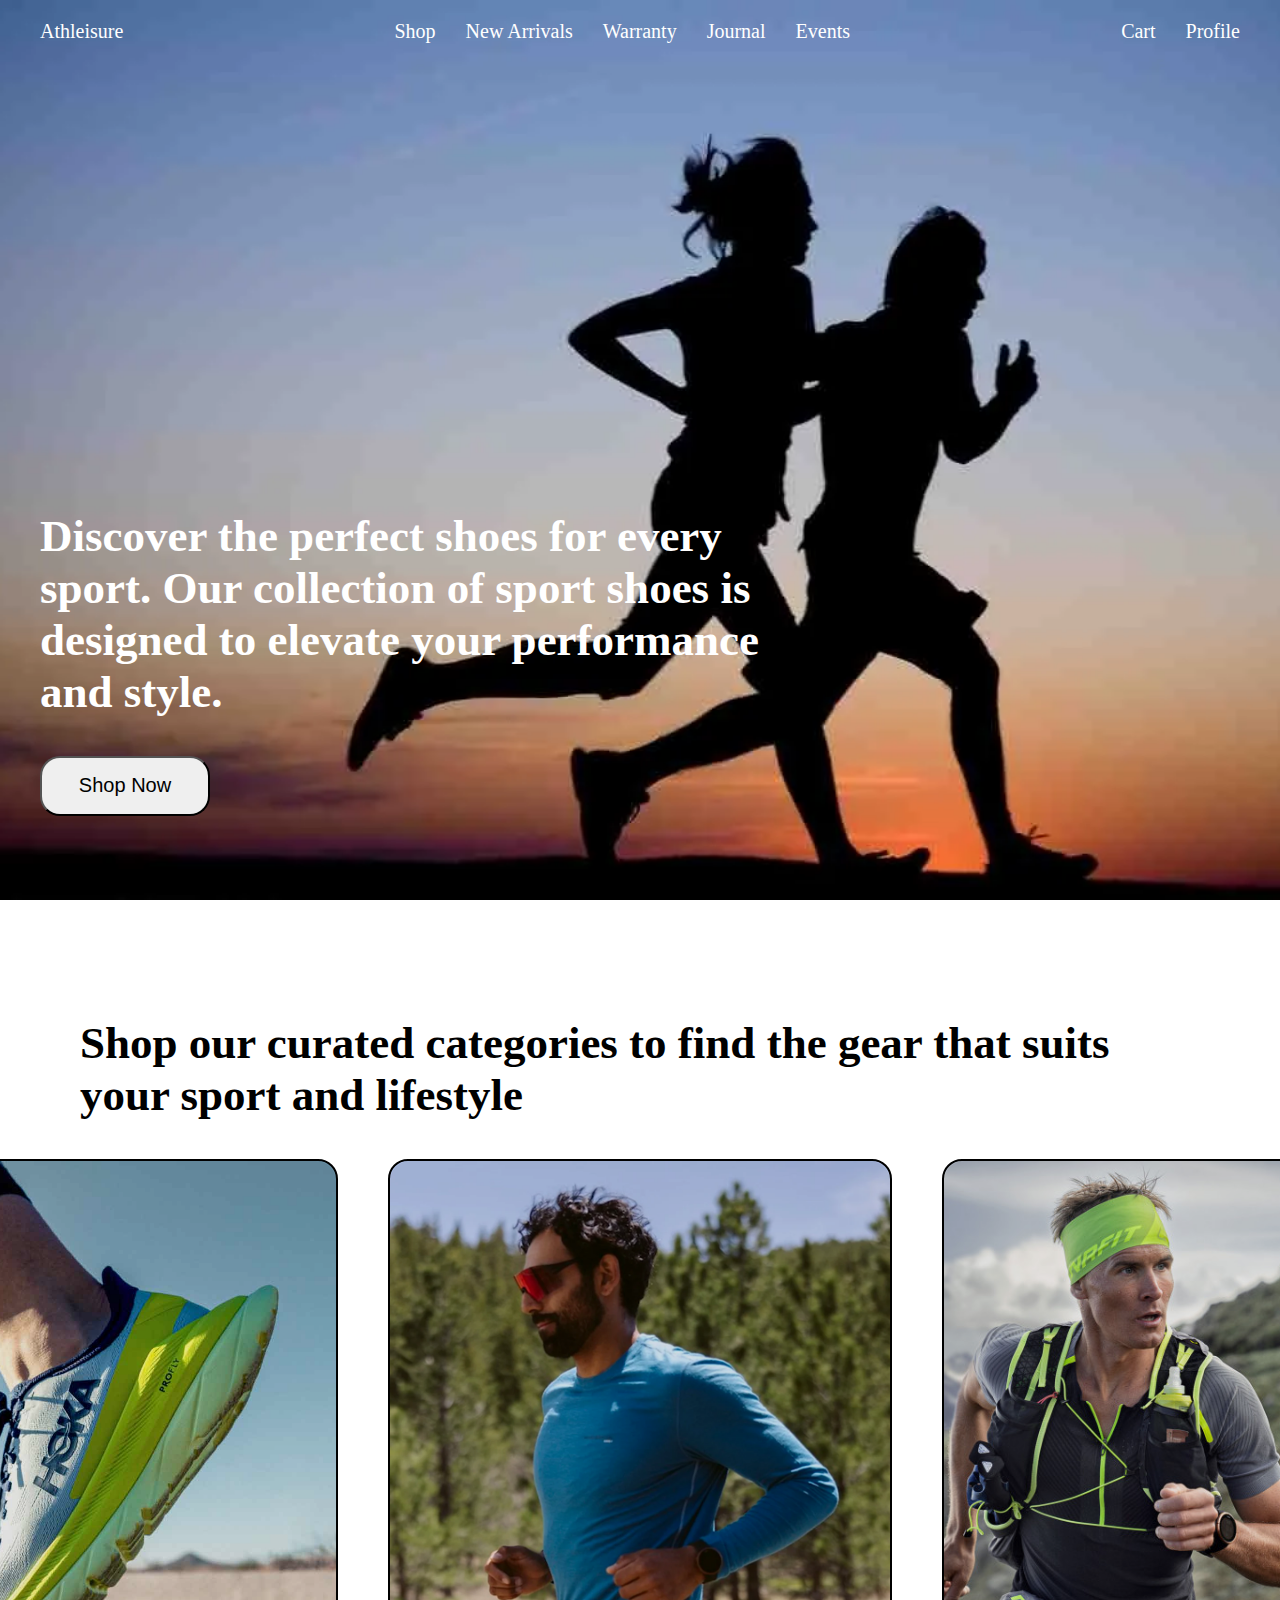
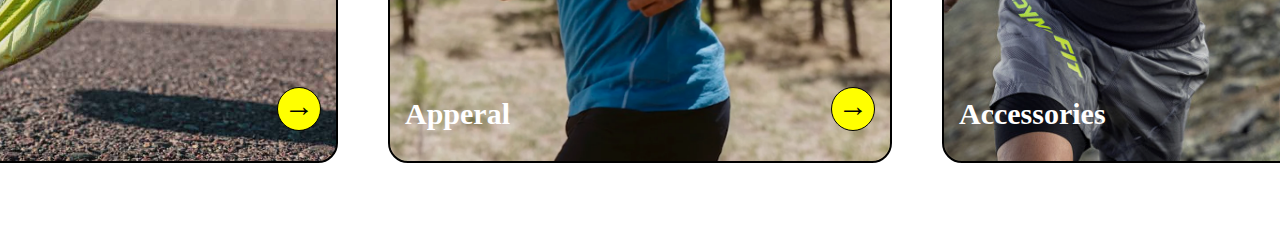
<file: index.html>
<!DOCTYPE html>
<html lang="en">
  <head>
    <meta charset="UTF-8" />
    <meta name="viewport" content="width=device-width, initial-scale=1.0" />
    <title>Document</title>
    <link rel="stylesheet" href="stylesheet.css" />
    <script src="app.js"></script>
  </head>
  <body>
    <div class="first-container">
      <div class="nav-and-top-text">
        <div class="top-nav">
          <ul>
            <li><a href="index.html">Athleisure</a></li>
          </ul>
          <ul>
            <li><a href="shop.html">Shop</a></li>
            <li><a href="#">New Arrivals</a></li>
            <li><a href="#">Warranty</a></li>
            <li><a href="#">Journal</a></li>
            <li><a href="#">Events</a></li>
          </ul>
          <ul>
            <li><a href="#">Cart</a></li>
            <li><a href="#">Profile</a></li>
          </ul>
        </div>
        <div class="top-text-and-button">
          <h2>
            Discover the perfect shoes for every sport. Our collection of sport
            shoes is designed to elevate your performance and style.
          </h2>
          <button id="shop-button">Shop Now</button>
        </div>
      </div>
    </div>

    <div class="second-container">
      <div class="top-second-container">
        <h2>
          Shop our curated categories to find the gear that suits your sport and
          lifestyle
        </h2>
      </div>
      <div class="category-select">
        <div class="shoe-apperal-access shoes">
          <div class="overlay"></div>
          <div id="cat-text-with-arrow-button">
            <h2>Shoes</h2>
            <button id="yellow-arrow-button">
              <a href="shoes.html"><span>&#8594;</span></a>
            </button>
          </div>
        </div>

        <div class="shoe-apperal-access apperal">
          <div class="overlay"></div>
          <div id="cat-text-with-arrow-button">
            <h2>Apperal</h2>
            <button id="yellow-arrow-button">
              <a href="apperal.html"><span>&#8594;</span></a>
            </button>
          </div>
        </div>
        <div class="shoe-apperal-access accessories">
          <div class="overlay"></div>
          <div id="cat-text-with-arrow-button">
            <h2>Accessories</h2>
            <button id="yellow-arrow-button">
              <a href="accessories.html"><span>&#8594;</span></a>
            </button>
          </div>
        </div>
      </div>
    </div>
  </body>
</html>
</file>
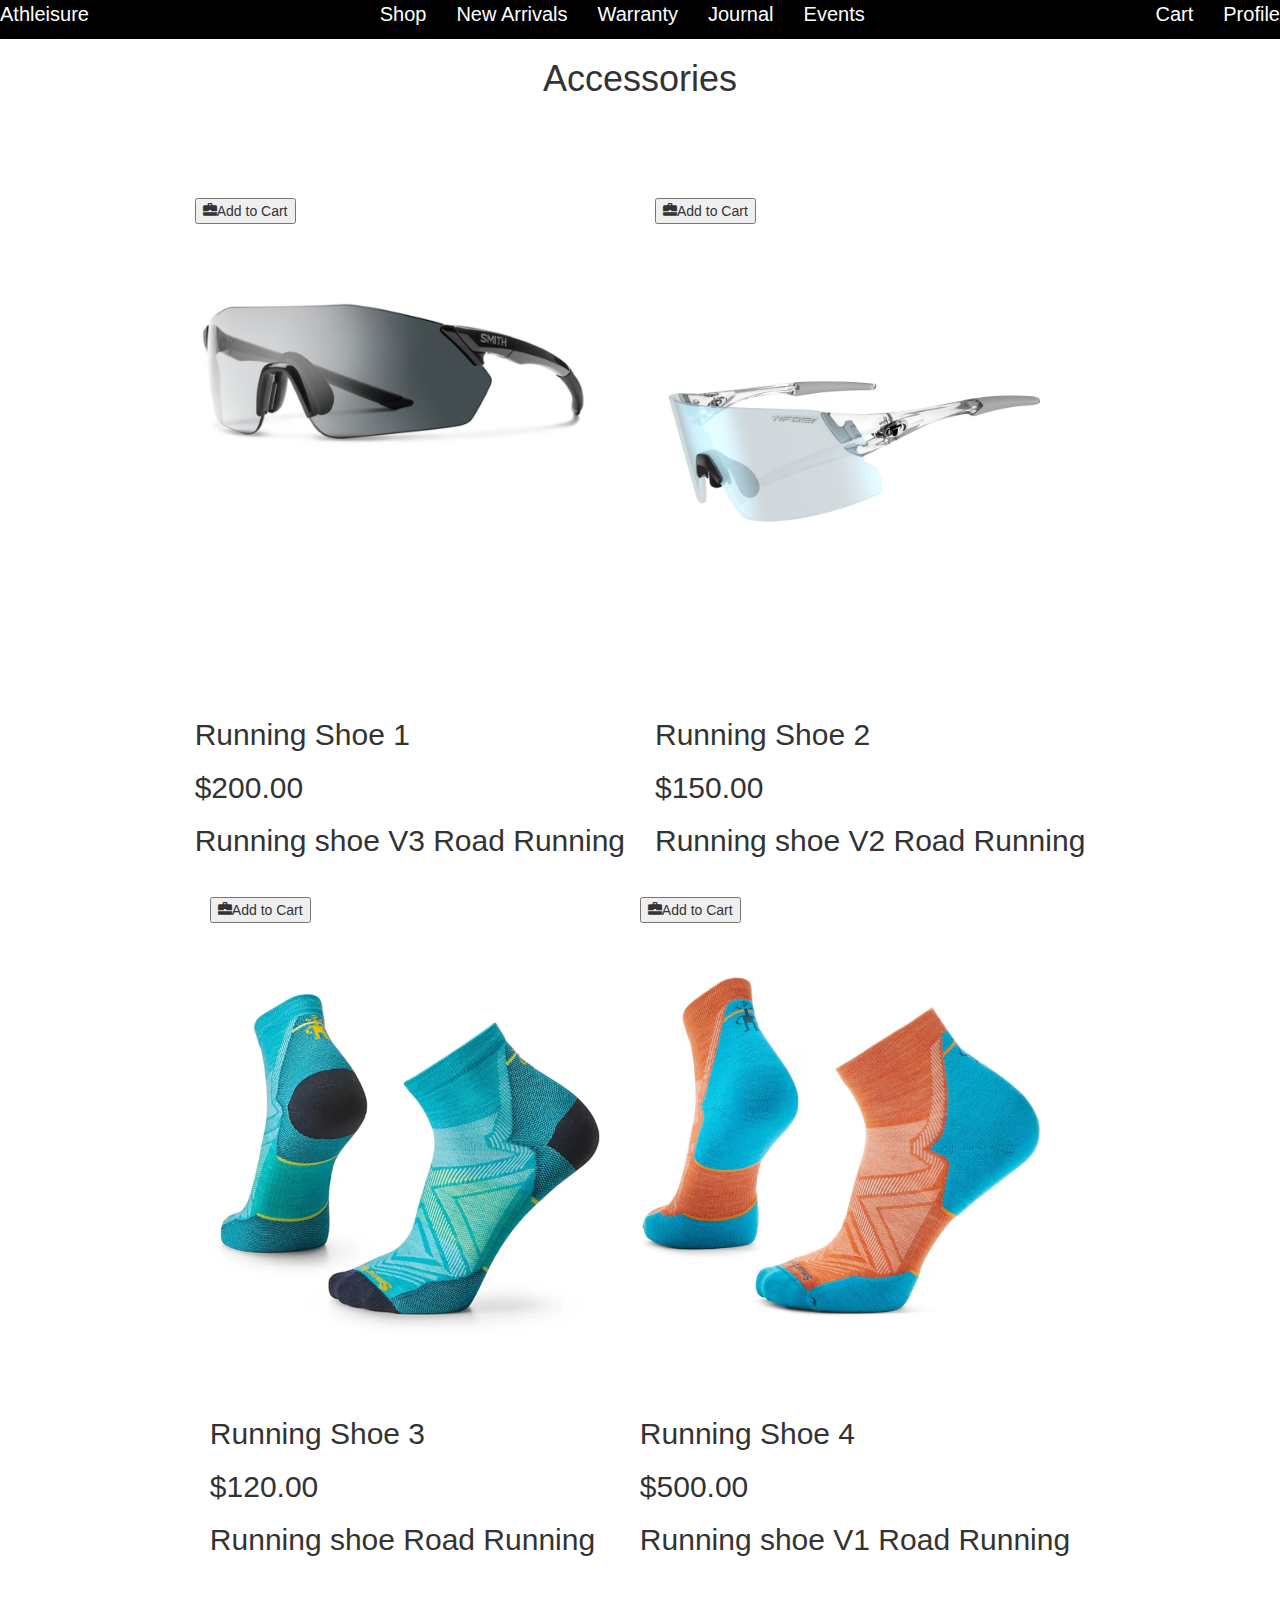
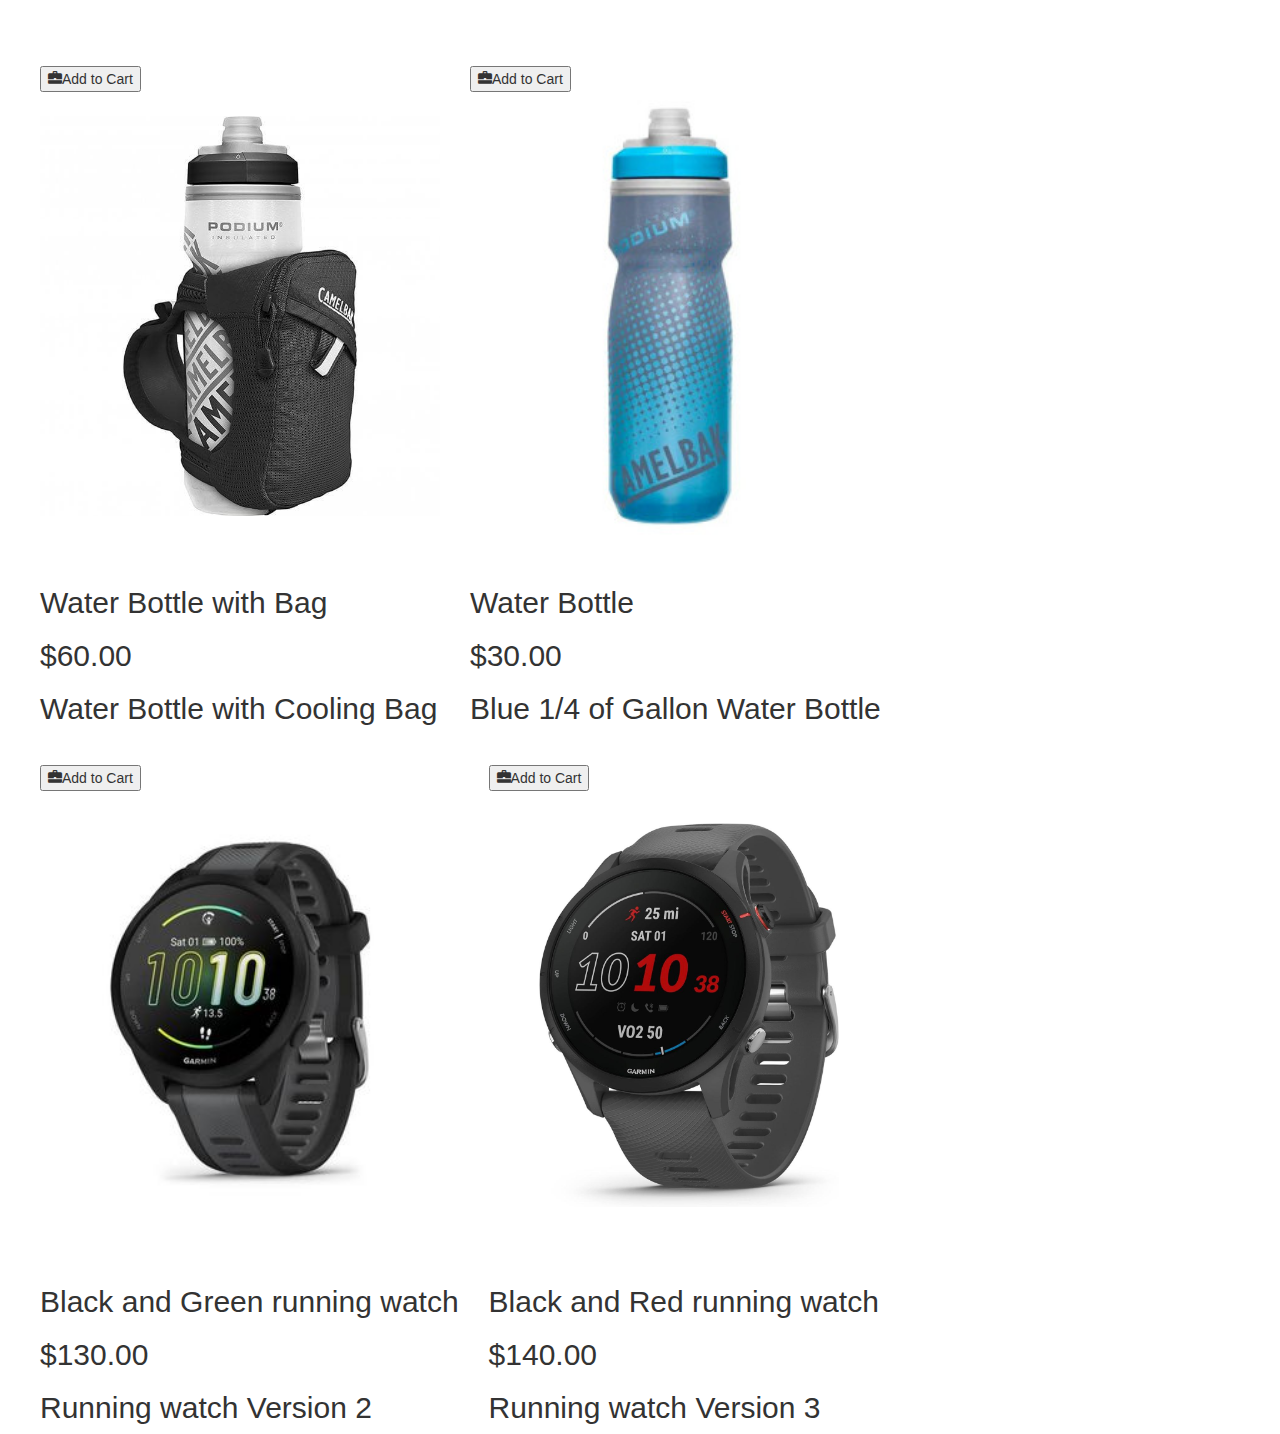
<file: accessories.html>
<!DOCTYPE html>
<html lang="en">
<head>
    <meta charset="UTF-8">
    <meta name="viewport" content="width=device-width, initial-scale=1.0">
    <title>Document</title>
    <link rel="stylesheet" href="accstyle.css">
    <link rel="stylesheet" href="https://maxcdn.bootstrapcdn.com/bootstrap/3.3.7/css/bootstrap.min.css">

</head>
<body>
    <div class="shoes-first-container">
        <div class="top-nav">
            <ul>
                <li><a href="home.html">Athleisure</a></li>
            </ul>
            <ul>
                <li><a href="shop.html">Shop</a></li>
                <li><a href="#">New Arrivals</a></li>
                <li><a href="#">Warranty</a></li>
                <li><a href="#">Journal</a></li>
                <li><a href="#">Events</a></li>
            </ul>
            <ul>
                <li><a href="#">Cart</a></li>
                <li><a href="#">Profile</a></li>
            </ul>
    </div>
        <h1>Accessories</h1>
    </div>
    <div class="feature-products">
        <div class="first-item">
            <div class="first-item-image-button">
                <button><span class="glyphicon glyphicon-briefcase"></span>Add to Cart</button>    
            </div>
           
            <div class="first-item-text">
                <h2>Running Shoe 1</h2>
                <h2>$200.00</h2>
                <h2>Running shoe V3 Road Running</h2>
            </div>
        </div> 

        <div class="second-item">
            <div class="second-item-image-button">
                <button><span class="glyphicon glyphicon-briefcase"></span>Add to Cart</button>    
            </div>
            <div class="second-item-text">
                <h2>Running Shoe 2</h2>
                <h2>$150.00</h2>
                <h2>Running shoe V2 Road Running</h2>
            </div>
        </div>

        <div class="third-item">
            <div class="third-item-image-button">
                <button><span class="glyphicon glyphicon-briefcase"></span>Add to Cart</button>    
            </div>
            <div class="third-item-text">
                <h2>Running Shoe 3</h2>
                <h2>$120.00</h2>
                <h2>Running shoe Road Running</h2>
            </div>
        </div> 

        <div class="fourth-item">
            <div class="fourth-item-image-button">
                <button><span class="glyphicon glyphicon-briefcase"></span>Add to Cart</button>    
            </div>
            <div class="fourth-item-text">
                <h2>Running Shoe 4</h2>
                <h2>$500.00</h2>
                <h2>Running shoe V1 Road Running</h2>
            </div>
        </div>
    </div>


        <div class="feature-product-two">


        <div class="fifth-item">
            <div class="fifth-item-image-button">
                <button><span class="glyphicon glyphicon-briefcase"></span>Add to Cart</button>    
            </div>
            <div class="fifth-item-text">
                <h2>Water Bottle with Bag</h2>
                <h2>$60.00</h2>
                <h2>Water Bottle with Cooling Bag</h2>
            </div>
        </div>

        <div class="sixth-item">
            <div class="sixth-item-image-button">
                <button><span class="glyphicon glyphicon-briefcase"></span>Add to Cart</button>    
            </div>
            <div class="sixth-item text">
                <h2>Water Bottle</h2>
                <h2>$30.00</h2>
                <h2>Blue 1/4 of Gallon Water Bottle</h2>
            </div>
        </div>

        <div class="seventh-item">
            <div class="seventh-item-image-button">
                <button><span class="glyphicon glyphicon-briefcase"></span>Add to Cart</button>    
            </div>
            <div class="seventh-item-text">
                <h2>Black and Green running watch</h2>
                <h2>$130.00</h2>
                <h2>Running watch Version 2</h2>
            </div>
        </div>

        <div class="eighth-item">
            <div class="eighth-item-image-button">
                <button><span class="glyphicon glyphicon-briefcase"></span>Add to Cart</button>    
            </div>
            <div class="eighth-item-text">
                <h2>Black and Red running watch</h2>
                <h2>$140.00</h2>
                <h2>Running watch Version 3</h2>
            </div>
        </div>
    </div>
</body>
</html>
</file>
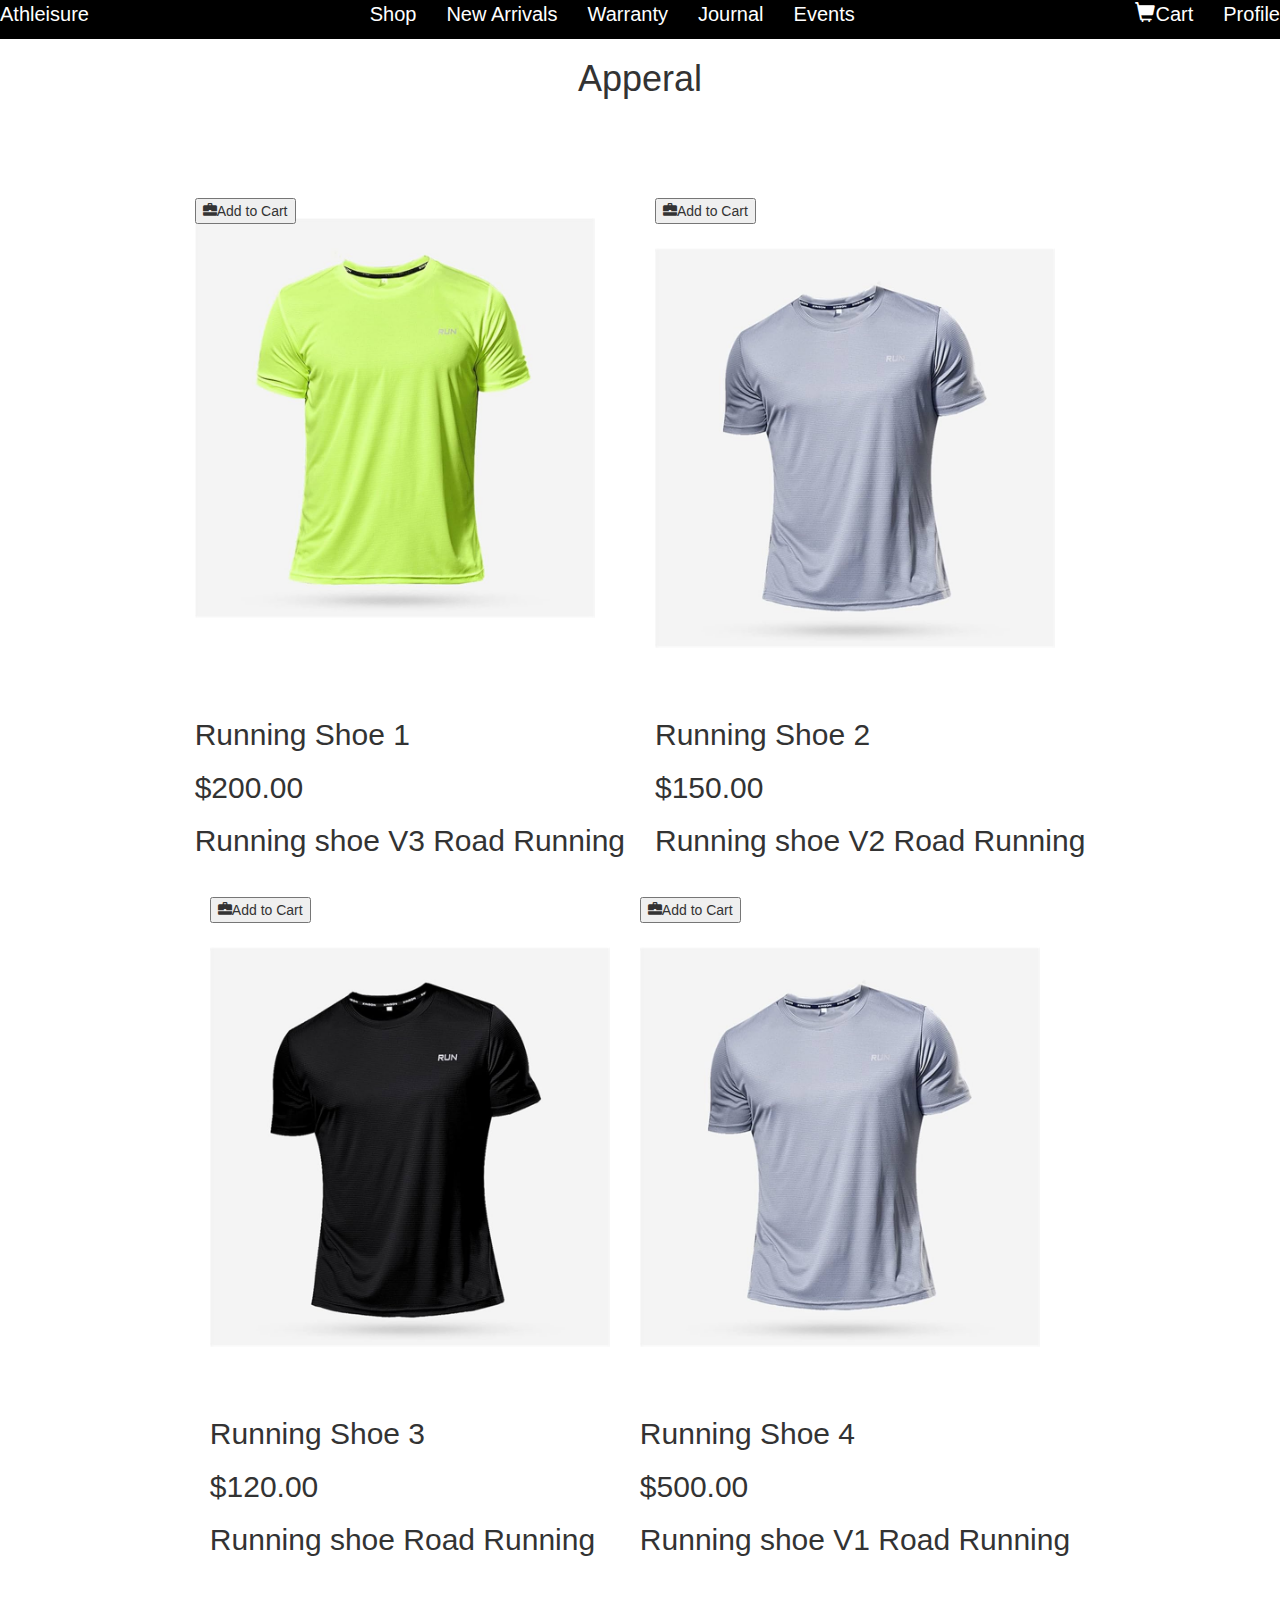
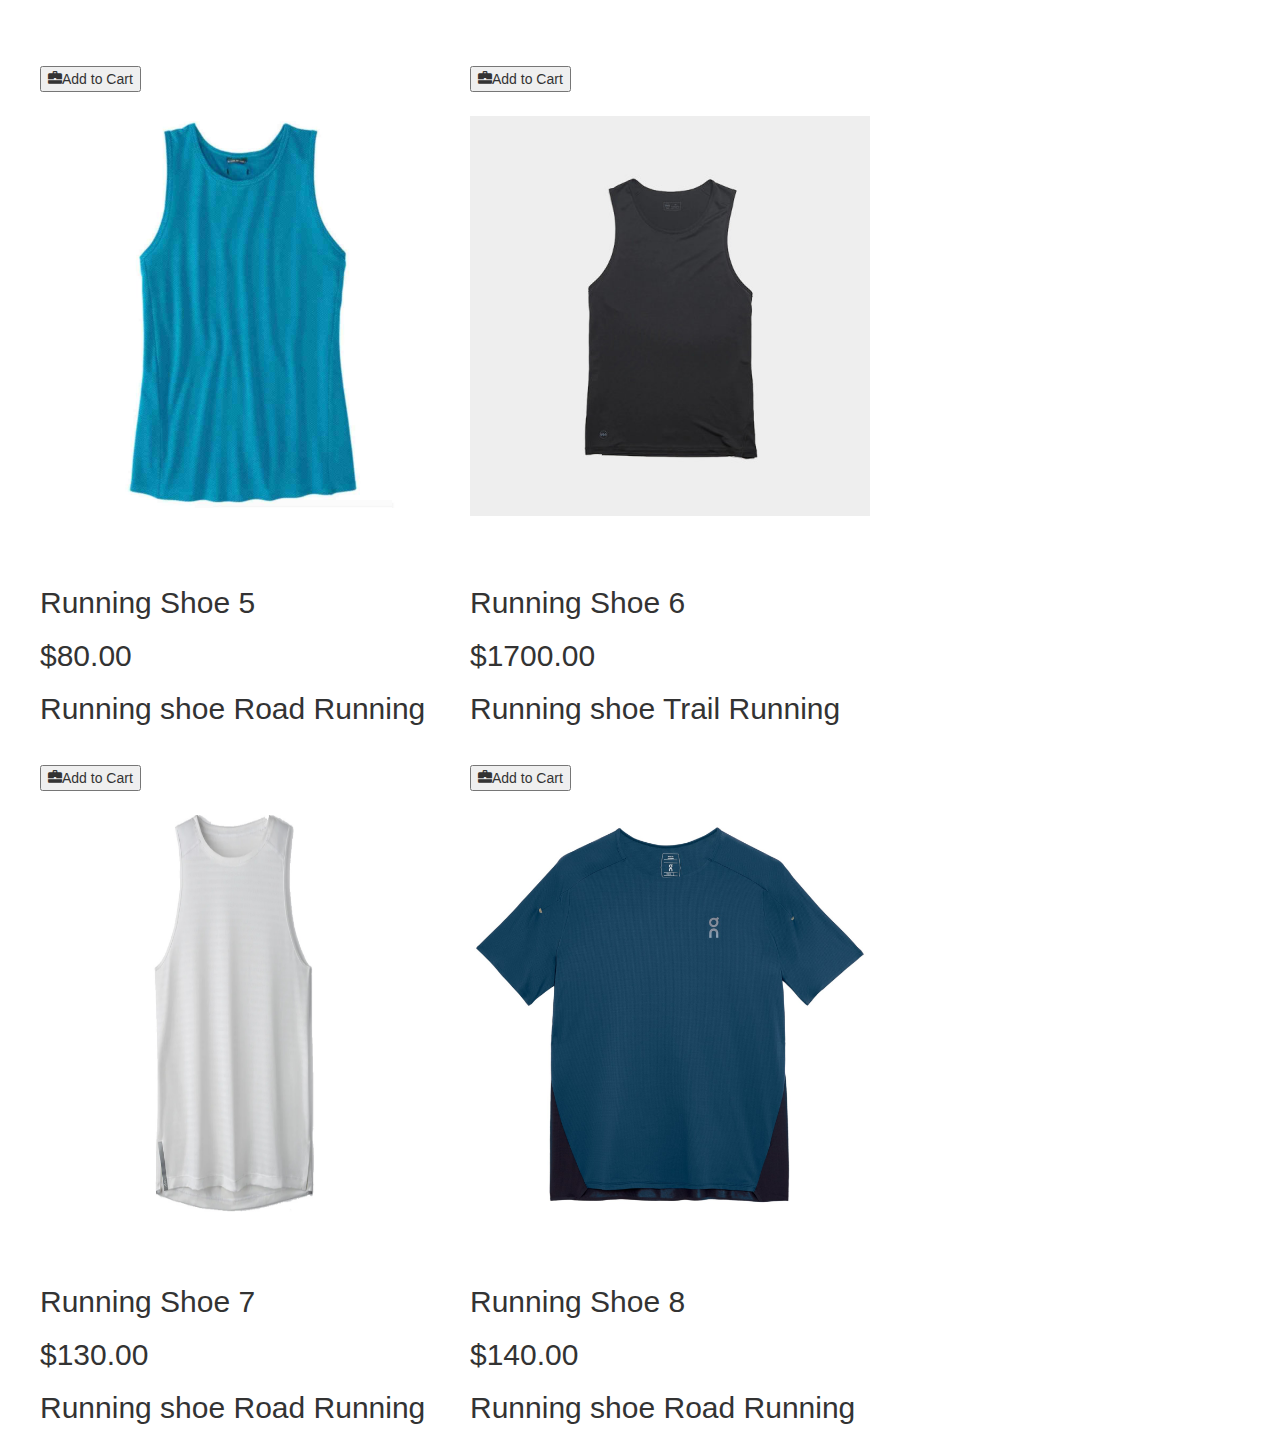
<file: apperal.html>
<!DOCTYPE html>
<html lang="en">
<head>
    <meta charset="UTF-8">
    <meta name="viewport" content="width=device-width, initial-scale=1.0">
    <title>Document</title>
    <link rel="stylesheet" href="apperalstyle.css">
    <link rel="stylesheet" href="https://maxcdn.bootstrapcdn.com/bootstrap/3.3.7/css/bootstrap.min.css">

</head>
<body>
    <div class="shoes-first-container">
        <div class="top-nav">
            <ul>
                <li><a href="home.html">Athleisure</a></li>
            </ul>
            <ul>
                <li><a href="shop.html">Shop</a></li>
                <li><a href="#">New Arrivals</a></li>
                <li><a href="#">Warranty</a></li>
                <li><a href="#">Journal</a></li>
                <li><a href="#">Events</a></li>
            </ul>
            <ul>
                <li><span class="glyphicon glyphicon-shopping-cart"></span><a href="#">Cart</a></li>
                <li><a href="#">Profile</a></li>
            </ul>
    </div>
        <h1>Apperal</h1>
    </div>
    <div class="feature-products">
        <div class="first-item">
            <div class="first-item-image-button">
                <button><span class="glyphicon glyphicon-briefcase"></span>Add to Cart</button>    
            </div>
           
            <div class="first-item-text">
                <h2>Running Shoe 1</h2>
                <h2>$200.00</h2>
                <h2>Running shoe V3 Road Running</h2>
            </div>
        </div> 

        <div class="second-item">
            <div class="second-item-image-button">
                <button><span class="glyphicon glyphicon-briefcase"></span>Add to Cart</button>    
            </div>
            <div class="second-item-text">
                <h2>Running Shoe 2</h2>
                <h2>$150.00</h2>
                <h2>Running shoe V2 Road Running</h2>
            </div>
        </div>

        <div class="third-item">
            <div class="third-item-image-button">
                <button><span class="glyphicon glyphicon-briefcase"></span>Add to Cart</button>    
            </div>
            <div class="third-item-text">
                <h2>Running Shoe 3</h2>
                <h2>$120.00</h2>
                <h2>Running shoe Road Running</h2>
            </div>
        </div> 

        <div class="fourth-item">
            <div class="fourth-item-image-button">
                <button><span class="glyphicon glyphicon-briefcase"></span>Add to Cart</button>    
            </div>
            <div class="fourth-item-text">
                <h2>Running Shoe 4</h2>
                <h2>$500.00</h2>
                <h2>Running shoe V1 Road Running</h2>
            </div>
        </div>
    </div>

        <div class="feature-product-two">


        <div class="fifth-item">
            <div class="fifth-item-image-button">
                <button><span class="glyphicon glyphicon-briefcase"></span>Add to Cart</button>    
            </div>
            <div class="fifth-item-text">
                <h2>Running Shoe 5</h2>
                <h2>$80.00</h2>
                <h2>Running shoe Road Running</h2>
            </div>
        </div>

        <div class="sixth-item">
            <div class="sixth-item-image-button">
                <button><span class="glyphicon glyphicon-briefcase"></span>Add to Cart</button>    
            </div>
            <div class="sixth-item text">
                <h2>Running Shoe 6</h2>
                <h2>$1700.00</h2>
                <h2>Running shoe Trail Running</h2>
            </div>
        </div>

        <div class="seventh-item">
            <div class="seventh-item-image-button">
                <button><span class="glyphicon glyphicon-briefcase"></span>Add to Cart</button>    
            </div>
            <div class="seventh-item-text">
                <h2>Running Shoe 7</h2>
                <h2>$130.00</h2>
                <h2>Running shoe Road Running</h2>
            </div>
        </div>

        <div class="eighth-item">
            <div class="eighth-item-image-button">
                <button><span class="glyphicon glyphicon-briefcase"></span>Add to Cart</button>    
            </div>
            <div class="eighth-item-text">
                <h2>Running Shoe 8</h2>
                <h2>$140.00</h2>
                <h2>Running shoe Road Running</h2>
            </div>
        </div>
    </div>
</body>
</html>
</file>
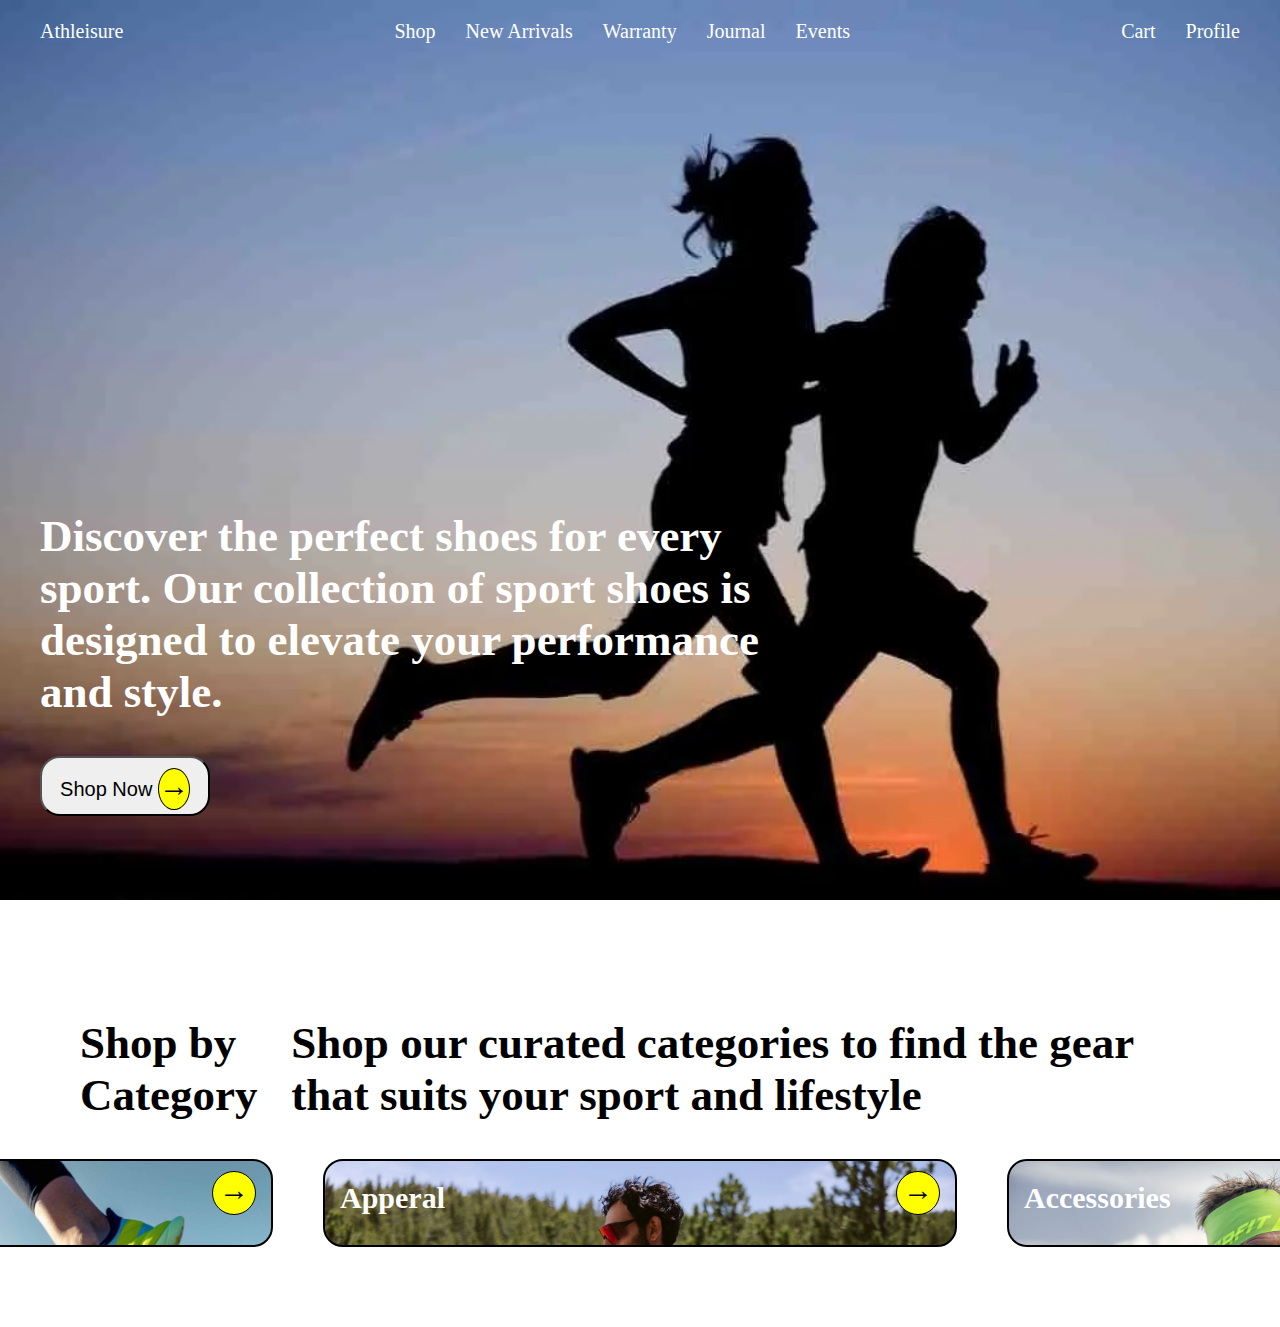
<file: home.html>
<!DOCTYPE html>
<html lang="en">
<head>
    <meta charset="UTF-8">
    <meta name="viewport" content="width=device-width, initial-scale=1.0">
    <title>Document</title>
    <link rel="stylesheet" href="stylesheet.css">
</head>
<body>
    <div class="first-container">
        <div class="nav-and-top-text">
            <div class="top-nav">
                    <ul>
                        <li><a href="home.html">Athleisure</a></li>
                    </ul>
                    <ul>
                        <li><a href="shop.html">Shop</a></li>
                        <li><a href="#">New Arrivals</a></li>
                        <li><a href="#">Warranty</a></li>
                        <li><a href="#">Journal</a></li>
                        <li><a href="#">Events</a></li>
                    </ul>
                    <ul>
                        <li><a href="#">Cart</a></li>
                        <li><a href="#">Profile</a></li>
                    </ul>
            </div>
            <div class="top-text-and-button">
                <h2>Discover the perfect shoes for every  sport. Our collection of sport shoes is designed to elevate your performance and style.</h2>
                <button id="shop-button">Shop Now <span id="yellow-arrow-button">&#x2192;</span></button>
            </div>    
        </div>    
    </div>
    <div class="second-container">
        <div class="top-second-container">
            <h2>Shop by Category</h2>
            <h2> Shop our curated categories to find the gear that suits your sport and lifestyle</h2>
        </div>   
        <div class="category-select">
            <div class="shoes">
                <div id="cat-text-with-arrow-button">
                    <h2>Shoes</h2>
                    <button id="yellow-arrow-button"><a href="shoes.html"><span>&#8594;</span></a></button>    
                </div>
            </div>
            <div class="apperal">
                <div id="cat-text-with-arrow-button">
                    <h2>Apperal</h2>
                    <button id="yellow-arrow-button"><a href="apperal.html"><span>&#8594;</span></a></button>
                </div>
            </div>
            <div class="accessories">
                <div id="cat-text-with-arrow-button">
                    <h2>Accessories</h2>
                    <button id="yellow-arrow-button"><a href="accessories.html"><span>&#8594;</span></a></button>
                </div>
            </div> 
        </div>
            
           
        
    </div>
</body>
</html>
</file>
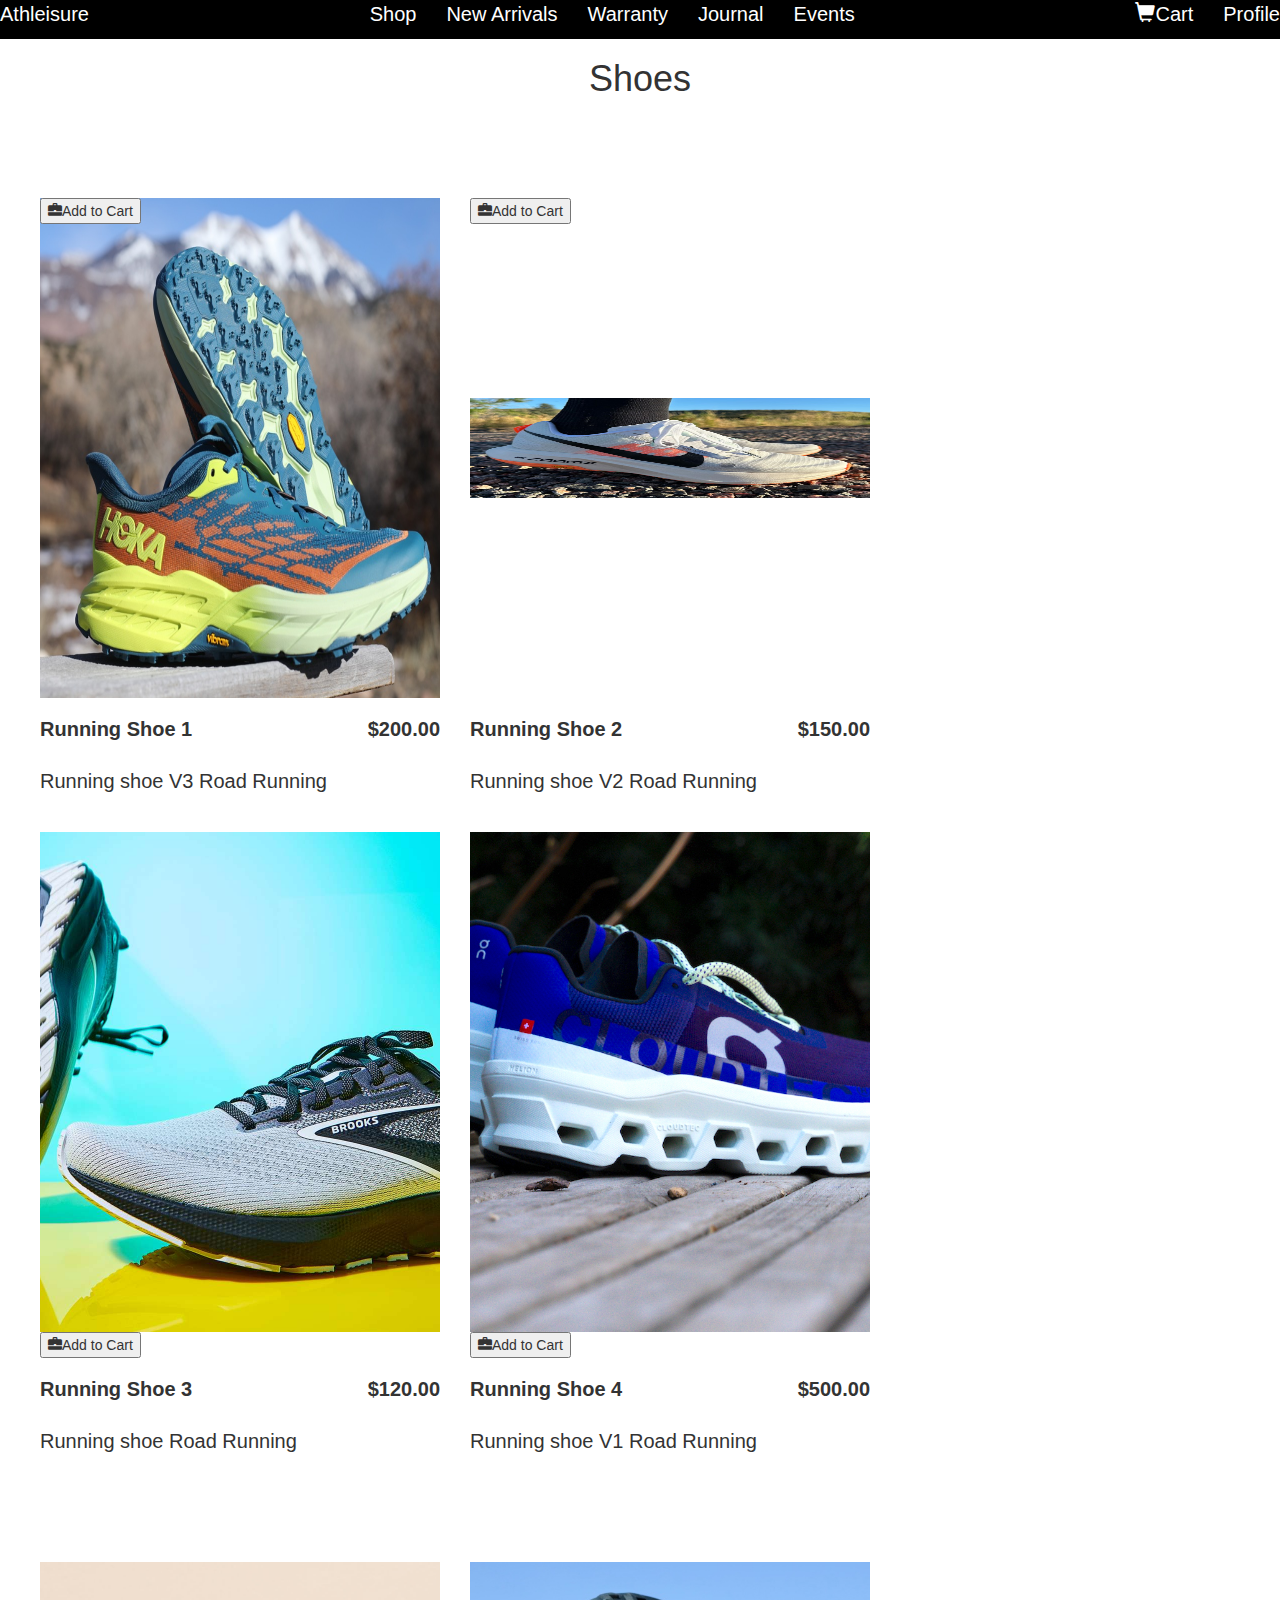
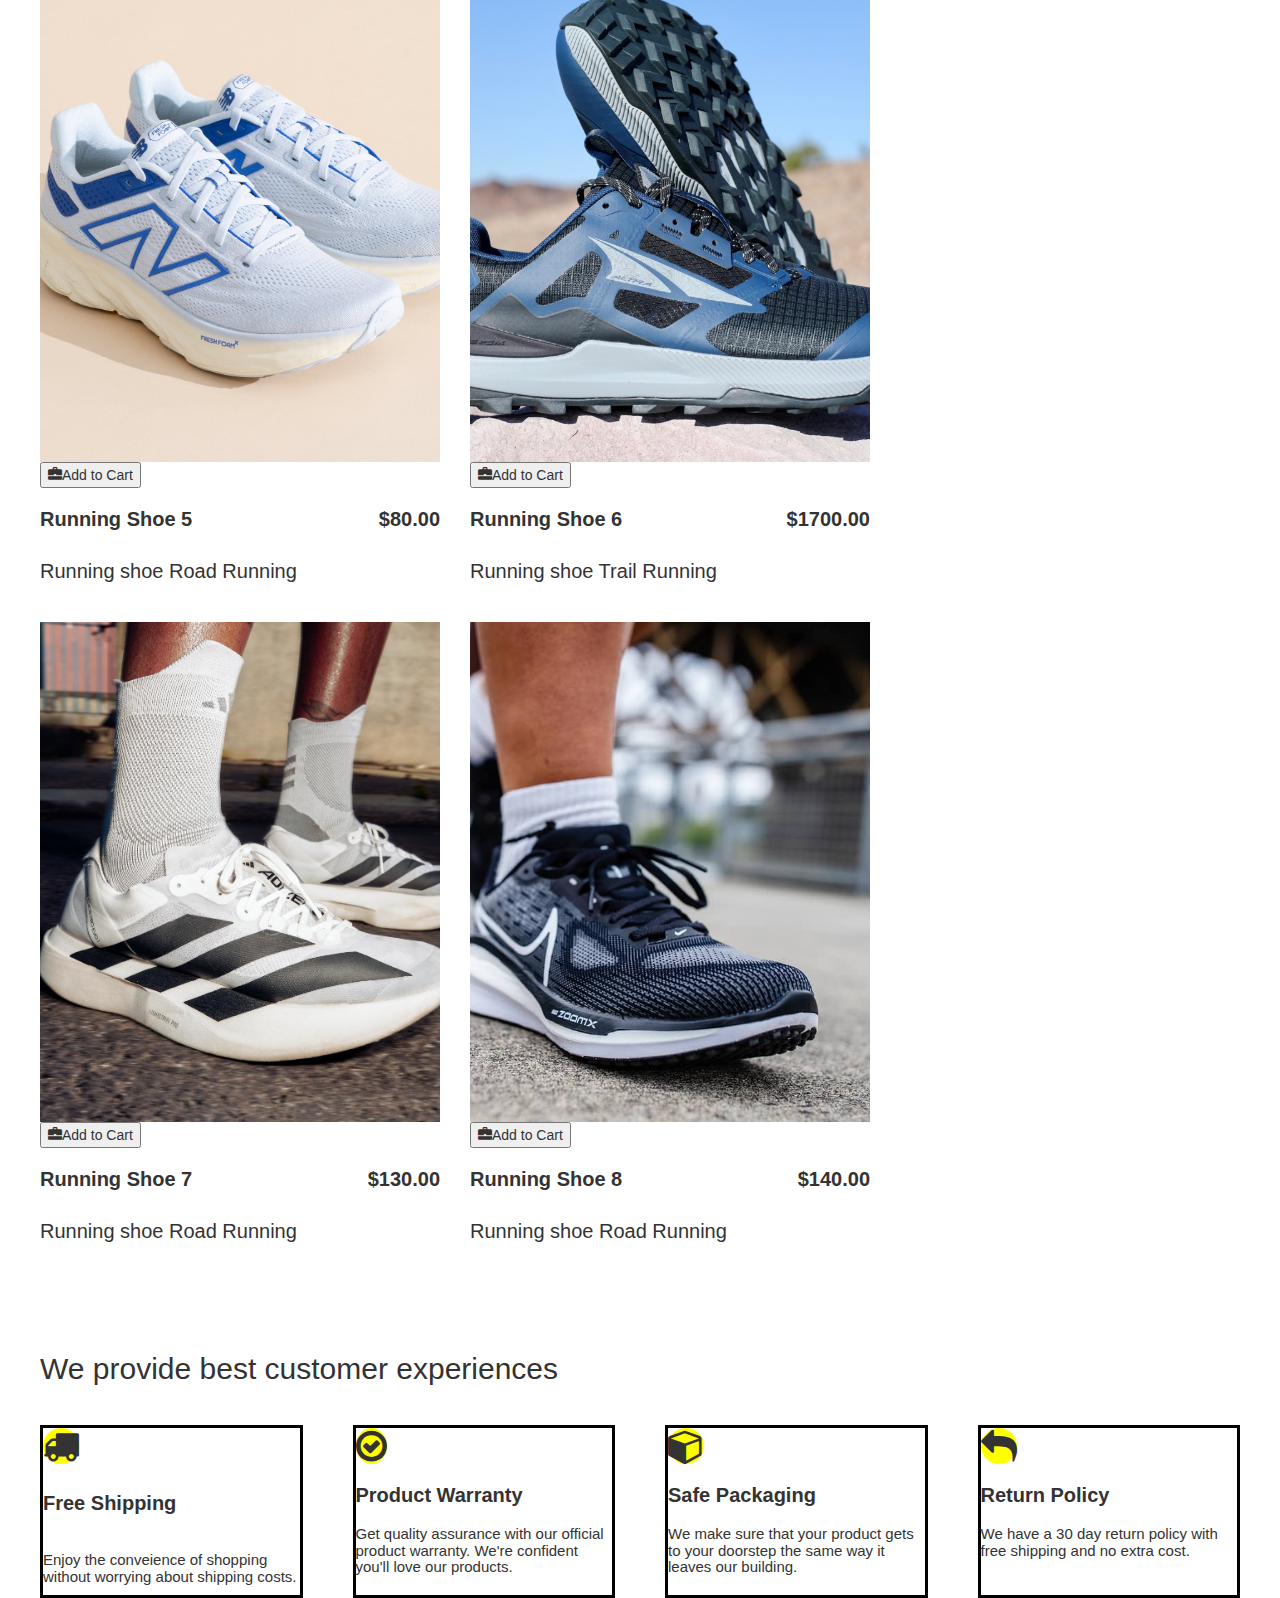
<file: shoes.html>
<!DOCTYPE html>
<html lang="en">
<head>
    <meta charset="UTF-8">
    <meta name="viewport" content="width=device-width, initial-scale=1.0">
    <title>Document</title>
    <link rel="stylesheet" href="secondstylesheet.css">
    <link rel="stylesheet" href="https://cdnjs.cloudflare.com/ajax/libs/font-awesome/4.7.0/css/font-awesome.min.css">
    <link rel="stylesheet" href="https://maxcdn.bootstrapcdn.com/bootstrap/3.3.7/css/bootstrap.min.css">
</head>
<body>
    <div class="shoes-first-container">
        <div class="top-nav">
            <ul>
                <li><a href="home.html">Athleisure</a></li>
            </ul>
            <ul>
                <li><a href="shop.html">Shop</a></li>
                <li><a href="#">New Arrivals</a></li>
                <li><a href="#">Warranty</a></li>
                <li><a href="#">Journal</a></li>
                <li><a href="#">Events</a></li>
            </ul>
            <ul>
                <li><span class="glyphicon glyphicon-shopping-cart"></span><a href="#">Cart</a></li>
                <li><a href="#">Profile</a></li>
            </ul>
    </div>
        <h1>Shoes</h1>
    </div>
    <div class="feature-products">

        <div class="first-item">
            <div class="cat-sections first-item-image-button">
            <!-- <div class="add-to-cart-button"> -->
                <button class="button"><span class="glyphicon glyphicon-briefcase"></span>Add to Cart</button>    
            <!-- </div> -->
           </div>
            <div class="cat-item-text">
                <div class="shoe-name-and-price">
                    <h2><strong>Running Shoe 1</strong></h2>
                    <h2><strong>$200.00</strong></h2>
                </div>
                <h2>Running shoe V3 Road Running</h2>
            </div>
            
        </div> 

        <div class="second-item">
            <div class="cat-sections second-item-image-button">
                
            <!-- <div class="add-to-cart-button"> -->
                <button class="button"><span class="glyphicon glyphicon-briefcase"></span>Add to Cart</button>    
            <!-- </div> -->
            </div>
            <div class="cat-item-text">
                <div class="shoe-name-and-price">
                    <h2><strong>Running Shoe 2</strong></h2>
                    <h2><strong>$150.00</strong></h2>
                </div>
                <h2>Running shoe V2 Road Running</h2>
            </div>
        </div>

        <div class="third-item">
            <div class="cat-sections">
                <img src="img/shoe3.jpg" alt="shoe 3">
            <div class="add-to-cart-button">
                <button><span class="glyphicon glyphicon-briefcase"></span>Add to Cart</button>    
            </div>
            </div>
            <div class="cat-item-text">
                <div class="shoe-name-and-price">
                    <h2><strong>Running Shoe 3</strong></h2>
                    <h2><strong>$120.00</strong></h2>
                </div>
                <h2>Running shoe Road Running</h2>
            </div>
        </div> 

        <div class="fourth-item">
            <div class="cat-sections">
                <img src="img/shoes4.jpg" alt="shoe 4">
            <div class="add-to-cart-button">
                <button><span class="glyphicon glyphicon-briefcase"></span>Add to Cart</button>    
            </div>
            </div>
            <div class="cat-item-text">
                <div class="shoe-name-and-price">
                    <h2><strong>Running Shoe 4</strong></h2>
                    <h2><strong>$500.00</strong></h2>
                </div>
                <h2>Running shoe V1 Road Running</h2>
            </div>
        </div>
    </div>
    
        <div class="feature-product-two">

        <div class="fifth-item">
            <div class="cat-sections">
                <img src="img/shoe5.jpg" alt="shoe number 5">
            <div class="add-to-cart-button">
                <button><span class="glyphicon glyphicon-briefcase"></span>Add to Cart</button>    
            </div>
            </div>
            <div class="cat-item-text">
                <div class="shoe-name-and-price">
                    <h2><strong>Running Shoe 5</strong></h2>
                    <h2><strong>$80.00</strong></h2>
                </div>
                <h2>Running shoe Road Running</h2>
            </div>
        </div>
        

        <div class="sixth-item">
            <div class="cat-sections">
                <img src="img/shoe6.jpg" alt="shoe 6">
            <div class="add-to-cart-button">
                <button><span class="glyphicon glyphicon-briefcase"></span>Add to Cart</button>    
            </div>
            </div>
            <div class="cat-item-text">
                <div class="shoe-name-and-price">
                    <h2><strong>Running Shoe 6</strong></h2>
                    <h2><strong>$1700.00</strong></h2>
                </div>
                <h2>Running shoe Trail Running</h2>
            </div>
            
        </div>

        <div class="seventh-item">
            <div class="cat-sections">
                <img src="img/shoe7.jpg" alt="shoe 7">
            <div class="add-to-cart-button">
                <button><span class="glyphicon glyphicon-briefcase"></span>Add to Cart</button>    
            </div>
            </div>
            <div class="cat-item-text">
                <div class="shoe-name-and-price">
                    <h2><strong>Running Shoe 7</strong></h2>
                    <h2><strong>$130.00</strong></h2>
                </div>
                <h2>Running shoe Road Running</h2>
            </div>
        </div>

        <div class="eighth-item">
            <div class="cat-sections">
                <img src="img/shoe8.jpg" alt="show 8">
            <div class="add-to-cart-button">
                <button><span class="glyphicon glyphicon-briefcase"></span>Add to Cart</button>    
            </div>
            </div>
            <div class="cat-item-text">
                <div class="shoe-name-and-price">
                    <h2><strong>Running Shoe 8</strong></h2>
                    <h2><strong>$140.00</strong></h2>
                </div>
                <h2>Running shoe Road Running</h2>
            </div>
        </div>
    </div>


    <div class="second-container">
        <div class="second-container-head">
            <h2>We provide best customer experiences</h2>
        </div>
        <div class="customer-experience">

            <div class="customer-shipping">
                <div class="truck">
                    <i class="fa fa-truck" style="font-size:36px;"></i>
                </div>
                <h2><strong>Free Shipping</strong></h2>
                <h3>Enjoy the conveience of shopping without worrying about shipping costs.</h3>    
            </div>
            <div class="customer-warranty">
                <i class="fa fa-check-circle-o" style="font-size:36px"></i>
                <h2><strong>Product Warranty</strong></h2>
                <h3>Get quality assurance with our official product warranty. We're confident you'll love our products.</h3>
            </div>
            <div class="safe-package">
                <i class="fa fa-cube" style="font-size:36px"></i>
                <h2><strong>Safe Packaging</strong></h2>
                <h3>We make sure that your product gets to your doorstep the same way it leaves our building.</h3>
            </div>
            <div class="returns">
                <i class="fa fa-mail-reply" style="font-size:36px"></i>
                <h2><strong>Return Policy</strong></h2>
                <h3>We have a 30 day return policy with free shipping and no extra cost.</h3>
            </div>
            
        </div>
    </div>
</body>
</html>
</file>
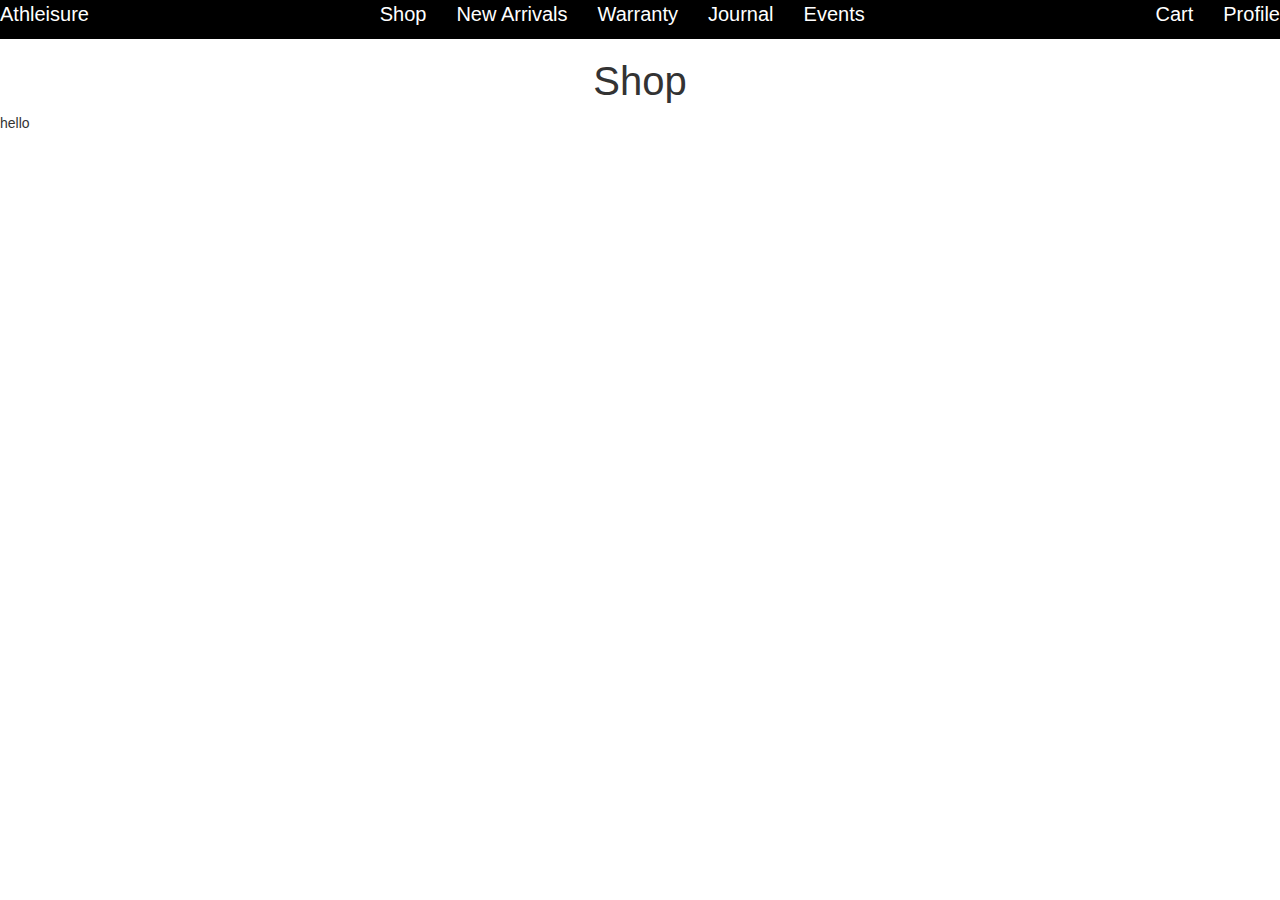
<file: shop.html>
<!DOCTYPE html>
<html lang="en">
<head>
    <meta charset="UTF-8">
    <meta name="viewport" content="width=device-width, initial-scale=1.0">
    <title>Document</title>
    <link rel="stylesheet" href="https://maxcdn.bootstrapcdn.com/bootstrap/3.3.7/css/bootstrap.min.css">
    <link rel="stylesheet" href="shop.css">
</head>
<body>
    <div class="shoes-first-container">
        <div class="top-nav">
            <ul>
                <li><a href="index.html">Athleisure</a></li>
            </ul>
            <ul>
                <li><a href="shop.html">Shop</a></li>
                <li><a href="#">New Arrivals</a></li>
                <li><a href="#">Warranty</a></li>
                <li><a href="#">Journal</a></li>
                <li><a href="#">Events</a></li>
            </ul>
            <ul>
                <li><a href="#">Cart</a></li>
                <li><a href="#">Profile</a></li>
            </ul>
    </div>
    <div class="page-title">
        <h1>Shop</h1>
    </div>
    <div id="results">hello</div>
    
</body>
</html>
</file>
<file: stylesheet.css>
html,
body {
  margin: 0;
  padding: 0;
}
.first-container {
  background-image: url(img/runner.png);
  background-repeat: no-repeat;
  background-position: center;
  background-size: cover;
  position: relative;
  height: 900px;
}
.nav-and-top-text {
  margin: 0 10px;
  font-size: 20px;
  display: flex;
  flex-direction: column;
  gap: 410px;
  margin: 0 40px;
}
.top-nav {
  display: flex;
  flex-direction: row;
  justify-content: space-between;
}
.top-nav ul {
  display: flex;
  gap: 30px;
  list-style-type: none;
  padding: 0;
}
.top-nav a {
  color: white;
  text-decoration: none;
}
.top-nav a:hover {
  color: rgb(189, 189, 189);
}
.top-nav a:active {
  color: black;
}
.top-text-and-button {
  width: 60%;
  text-align: left;
  font-size: 30px;
  color: white;
}

/* buttons */

/* first container button  */
#shop-button {
  align-items: center;
  border-radius: 20px;
  font-size: 20px;
  text-align: center;
  width: 170px;
  height: 60px;
  cursor: pointer;
}

/* second container button */
#yellow-arrow-button {
  border-radius: 100%;
  font-size: 30px;
  justify-content: center;
  background-color: yellow;
  text-align: center;
  cursor: pointer;
  border: 1px solid black;
  padding-bottom: 7px;
}

/* second container */

.second-container {
  display: flex;
  flex-direction: column;
  align-items: center;
  margin: 80px 40px;
}
.top-second-container {
  display: flex;
  flex-direction: row;
  font-size: 30px;
  margin: 0 40px;
}
.category-select {
  display: flex;
  flex-direction: row;
  align-items: center;
  justify-content: space-evenly;
  gap: 50px;
}
.category-select a {
  color: black;
  text-decoration: none;
}
.category-select a:active {
  color: white;
}
.category-select a:visited {
  color: black;
}
#cat-text-with-arrow-button {
  display: flex;
  flex-direction: row;
  justify-content: space-between;
  align-items: end;
  color: white;
  margin: 10px 15px;
  font-size: 20px;
  gap: 245px;
  width: 600px;
  padding-bottom: 20px;
  z-index: 1;
}

#cat-text-with-arrow-button h2 {
  margin: 0;
}

.shoe-apperal-access {
  width: 500px;
  height: 600px;
  object-fit: cover;
  display: flex;
  flex-direction: row;
}
.shoes {
  background-image: url(img/shoe.jpg);
  background-repeat: no-repeat;
  border-radius: 20px;
  background-size: cover;
  background-position: 85% 0;
  border: 2px solid black;
  position: relative;
}

.apperal {
  background-image: url(img/shirt.jpg);
  background-repeat: no-repeat;
  border-radius: 20px;
  background-size: cover;
  background-position: 60% 0;
  border: 2px solid black;
  position: relative;
}
.accessories {
  background-image: url(img/accessories.jpg);
  background-repeat: no-repeat;
  border-radius: 20px;
  background-size: cover;
  background-position: 46% 0;
  border: 2px solid black;
  position: relative;
}

.overlay {
  position: absolute;
  background-color: black;
  height: 100%;
  width: 100%;
  border-radius: 20px;
  opacity: 0.1;
  transition: all 0.3s ease-in-out;
}

.shoe-apperal-access:hover .overlay {
  opacity: 0.5;
}

@media (max-width: 1200px) {
  .category-select {
    flex-direction: column;
  }
}
</file>
<file: accstyle.css>
html, body{
    margin: 0;
}
.nav-and-top-text{
    margin: 0 10px;
    font-size: 20px;
    display: flex;
    flex-direction: column;
    gap: 410px;
    margin: 0 40px;
}
.top-nav{
    display: flex;
    flex-direction: row;
    justify-content: space-between;
    background-color: black;
    font-size: 20px;
}
.top-nav ul{
    display: flex;
    gap: 30px;
    list-style-type: none;
    padding: 0;
}
.top-nav a{
    color: white;
    text-decoration: none;
}
.top-nav a:hover{
    color: rgb(189, 189, 189);
}
.top-nav a:active{
    color: grey;
}
h1{
    font-size: 40px;
    text-align: center;
}
.glyphicon-shopping-cart{
    color: white;
}
.feature-products{
    display: flex; 
    flex-direction: row;
    margin: 100px 40px 0 40px;
    gap: 30px;
    flex-wrap: wrap;
    justify-content: center;
}
.feature-product-two{
    display: flex; 
    flex-direction: row;
    margin: 100px 40px 0 40px;
    gap: 30px;
    flex-wrap: wrap;
    justify-content: flex-start;
}
.feature-product-two button:hover{
    transform: rotate(30deg);
}
.glyphicon-briefcase{
    position: absolute;
    background: none;
    margin: 0;
}
.first-item{
    border-radius: 2px solid;
}
.first-item-image-button{
    background-image: url(img/acc1.jpg);
    width: 400px;
    height: 500px;
    background-size: 400px;
    background-repeat: no-repeat;
    background-position: 45% 20%;
    position: relative;
    
    
}

.second-item-image-button{
    background-image: url(img/acc2.jpg);
    width: 400px;
    height: 500px;
    background-size: 500px;
    background-repeat: no-repeat;
    background-position: 50% 50%;
    position: relative;
    
}
.third-item-image-button{
    background-image: url(img/acc3.jpg);
    width: 400px;
    height: 500px;
    background-size: 400px;
    background-repeat: no-repeat;
    background-position: 80% 50%;
}
.fourth-item-image-button{
    background-image: url(img/acc4.jpg);
    width: 400px;
    height: 500px;
    background-size: 400px;
    background-repeat: no-repeat;
    background-position: 60% 50%;
    
}
.fifth-item-image-button{
    background-image: url(img/acc.5.jpg);
    width: 400px;
    height: 500px;
    background-size: 400px;
    background-repeat: no-repeat;
    background-position: 55% 50%;
    
}
.sixth-item-image-button{
    background-image: url(img/acc6.jpg);
    width: 400px;
    height: 500px;
    background-size: 500px;
    background-repeat: no-repeat;
    background-position: 50% 50%;
    
}
.seventh-item-image-button{
    background-image: url(img/acc7.jpg);
    height: 500px;
    width: 400px;
    background-size: 400px;
    background-repeat: no-repeat;
    background-position: 50% 50%;
    
}
.eighth-item-image-button{
    background-image: url(img/acc8.jpg);
    width: 400px;
    height: 500px;
    background-size: 300px;
    background-repeat: no-repeat;
    background-position: 50% 50%;
    
}
.truck{
    background-color: yellow;
    border-radius: 100%;
}
</file>
<file: apperalstyle.css>
html, body{
    margin: 0;
}
.top-nav{
    display: flex;
    flex-direction: row;
    justify-content: space-between;
    background-color: black;
    font-size: 20px;
}
.top-nav ul{
    display: flex;
    gap: 30px;
    list-style-type: none;
    padding: 0;
}
.top-nav a{
    color: white;
    text-decoration: none;
}
.top-nav a:hover{
    color: rgb(189, 189, 189);
}
.top-nav a:active{
    color: grey;
}
h1{
    font-size: 40px;
    text-align: center;
}
.glyphicon-shopping-cart{
    color: white;
}
.feature-products{
    display: flex; 
    flex-direction: row;
    margin: 100px 40px 0 40px;
    gap: 30px;
    flex-wrap: wrap;
    justify-content: center;
}
.feature-product-two{
    display: flex; 
    flex-direction: row;
    margin: 100px 40px 0 40px;
    gap: 30px;
    flex-wrap: wrap;
    justify-content: flex-start;
}
.glyphicon-briefcase{
    position: absolute;
    background: none;
    margin: 0;
}
.first-item{
    border-radius: 2px solid;
}
.first-item-image-button{
    background-image: url(img/shirt1.jpg);
    width: 400px;
    height: 500px;
    background-size: 400px 400px;
    background-repeat: no-repeat;
    background-position: 45% 20%;
    position: relative;
    
}

.second-item-image-button{
    background-image: url(img/shirt2.jpg);
    width: 400px;
    height: 500px;
    background-size: 400px 400px;
    background-repeat: no-repeat;
    background-position: 50% 50%;
    position: relative;
    
}
.third-item-image-button{
    background-image: url(img/shirt3.jpg);
    width: 400px;
    height: 500px;
    background-size: 400px 400px;
    background-repeat: no-repeat;
    background-position: 80% 50%;
}
.fourth-item-image-button{
    background-image: url(img/shirt4.jpg);
    width: 400px;
    height: 500px;
    background-size: 400px 400px;
    background-repeat: no-repeat;
    background-position: 60% 50%;
    
}
.fifth-item-image-button{
    background-image: url(img/shirt5.jpg);
    width: 400px;
    height: 500px;
    background-size: 400px 400px;
    background-repeat: no-repeat;
    background-position: 55% 50%;
    
}
.sixth-item-image-button{
    background-image: url(img/shirt6.jpg);
    width: 400px;
    height: 500px;
    background-size: 400px 400px;
    background-repeat: no-repeat;
    background-position: 50% 50%;
    
}
.seventh-item-image-button{
    background-image: url(img/shirt7.jpg);
    width: 400px;
    height: 500px;
    background-size: 400px 400px;
    background-repeat: no-repeat;
    background-position: 50% 50%;
    
}
.eighth-item-image-button{
    background-image: url(img/shirt.8.jpg);
    width: 400px;
    height: 500px;
    background-size: 400px 400px;
    background-repeat: no-repeat;
    background-position: 50% 50%;
    
}
</file>
<file: secondstylesheet.css>
html, body{
    margin: 0;
}
.nav-and-top-text{
    margin: 0 10px;
    font-size: 20px;
    display: flex;
    flex-direction: column;
    gap: 410px;
    margin: 0 40px;
}
.top-nav{
    display: flex;
    flex-direction: row;
    justify-content: space-between;
    background-color: black;
    font-size: 20px;
}
.top-nav ul{
    display: flex;
    gap: 30px;
    list-style-type: none;
    padding: 0;
}
.top-nav a{
    color: white;
    text-decoration: none;
}
.top-nav a:hover{
    color: rgb(189, 189, 189);
}
.top-nav a:active{
    color: grey;
}
h1{
    font-size: 40px;
    text-align: center;
}





.glyphicon-shopping-cart{
    color: white;
}


/* shoe body page  */


.feature-products{
    display: flex; 
    flex-direction: row;
    margin: 100px 40px 0 40px;
    gap: 30px;
    flex-wrap: wrap;
    justify-content: flex-start;
}
.feature-product-two{
    display: flex; 
    flex-direction: row;
    margin: 100px 40px 0 40px;
    gap: 30px;
    flex-wrap: wrap;
    justify-content: flex-start;
}
/* .glyphicon-briefcase{
    position: absolute;
    background: none;
    margin: 0;
} */
.cat-sections img{
    width: 400px;
    height: 500px;
    object-fit: cover;
    position: relative;
}
.button{
    /* display: none; */
    position: absolute;
    
}
.button:hover{
    display: block;
    
}
.shoe-name-and-price{
    display: flex;
    align-items: flex-start;
    justify-content: space-between
}
.cat-item-text h2{
    font-size: 20px;
}
.first-item-image-button{
    background-image: url(img/shoe1.jpg);
    width: 400px;
    height: 500px;
    background-size: 600px 500px;
    background-repeat: no-repeat;
    background-position: 55% 50%; 
    position: relative;
} 

.second-item-image-button{
    background-image: url(img/shoes2.jpg);
    width: 400px;
    height: 500px;
    background-size: 600px 100px;
    background-repeat: no-repeat;
    background-position: 50% 50%;
    position: relative;

}
.third-item-image-button{
    /* background-image: url(img/shoe3.jpg);
    width: 400px;
    max-height: 500px;
    min-height: 500px;
    background-size: cover;
    background-repeat: no-repeat;
    background-position: 80% 50%;

    transition: all 0.4s ease-in-out; */
}
.third-item-image-button:hover{
    transform: scale(1.2);
}
.fourth-item-image-button{
    /* background-image: url(img/shoes4.jpg);
    width: 400px;
    height: 500px;
    background-size: 600px 500px;
    background-repeat: no-repeat;
    background-position: 60% 50%; */
    
}
.fifth-item-image-button{
    /* background-image: url(img/shoe5.jpg);
    width: 400px;
    height: 500px;
    background-size: 600px 500px;
    background-repeat: no-repeat;
    background-position: 55% 50%;
     */
}
.sixth-item-image-button{
    /* background-image: url(img/shoe6.jpg);
    width: 400px;
    height: 500px;
    background-size: 600px 500px;
    background-repeat: no-repeat;
    background-position: 50% 50%; */
    
}
.seventh-item-image-button{
    /* background-image: url(img/shoe7.jpg);
    width: 400px;
    height: 500px;
    background-size: 600px 500px;
    background-repeat: no-repeat;
    background-position: 50% 50%; */
    
}
.eighth-item-image-button{
    /* background-image: url(img/shoe8.jpg);
    width: 400px;
    height: 500px;
    background-size: 600px 500px;
    background-repeat: no-repeat;
    background-position: 50% 50%; */
    
}




.second-container{
    margin: 100px 40px 0;
}
.second-container-head{
    margin-bottom: 40px;
}
.customer-experience{
    display: flex;
    flex-direction: row;
    gap: 50px;
    justify-content: flex-start;
}
.customer-experience h2{
    font-size: 20px;
}
.customer-experience h3{
    font-size: 15px;
}
.customer-experience i{
    background-color: yellow;
    border-radius: 100%;
    background-size: 1px;
}
.customer-shipping{
    border: 3px solid black;
    width: 400px;
    display: flex;
    flex-direction: column;
    gap: 8px;
}
.customer-warranty{
    border: 3px solid black;
    width: 400px;
    flex-direction: column;
    gap: 8px;
}
.safe-package{
    border: 3px solid black;
    width: 400px;
    flex-direction: column;
    gap: 8px;
}
.returns{
    border: 3px solid black;
    width: 400px;
    flex-direction: column;
    gap: 8px;
}
</file>
<file: shop.css>
html, body{
    margin: 0;
}
.nav-and-top-text{
    margin: 0 10px;
    font-size: 20px;
    display: flex;
    flex-direction: column;
    gap: 410px;
    margin: 0 40px;
}
.top-nav{
    display: flex;
    flex-direction: row;
    justify-content: space-between;
    background-color: black;
    font-size: 20px;
}
.top-nav ul{
    display: flex;
    gap: 30px;
    list-style-type: none;
    padding: 0;
}
.top-nav a{
    color: white;
    text-decoration: none;
}
.top-nav a:hover{
    color: rgb(189, 189, 189);
}
.top-nav a:active{
    color: grey;
}
h1{
    font-size: 40px;
    text-align: center;
}
</file>
